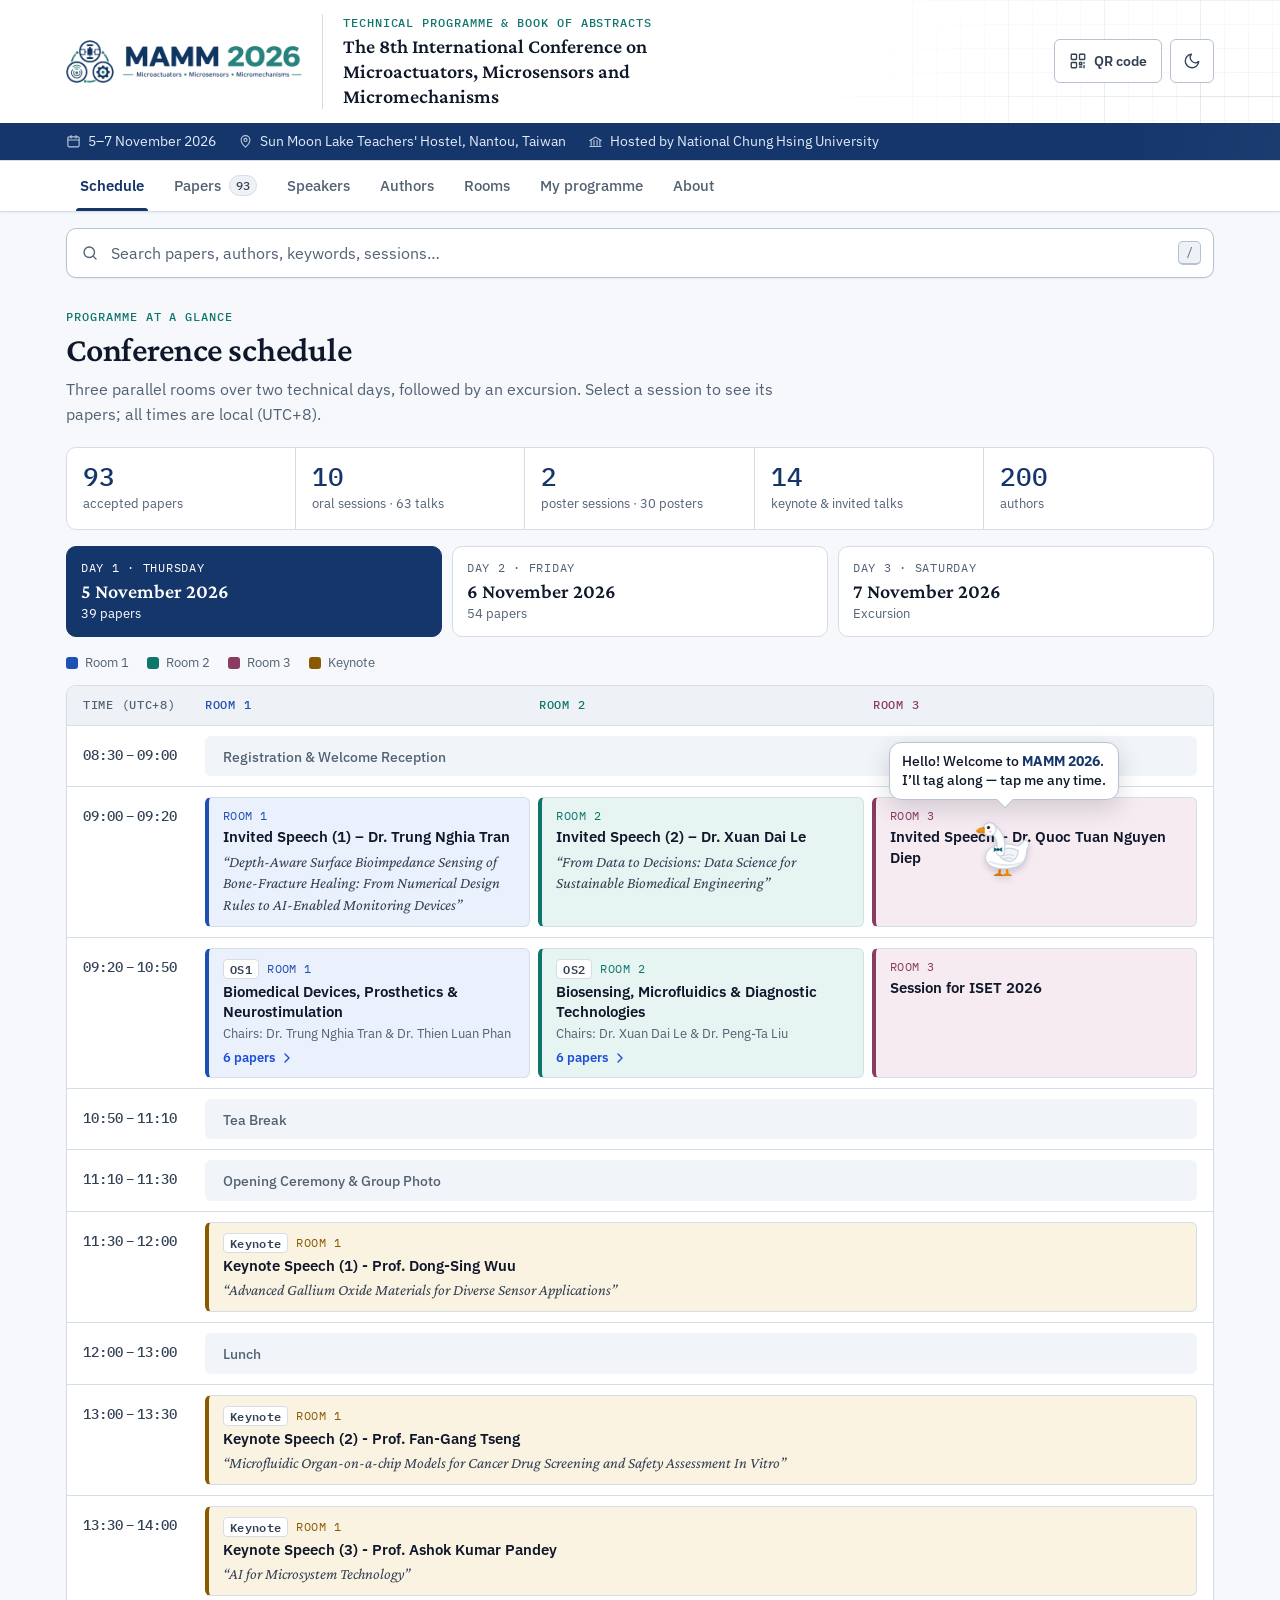
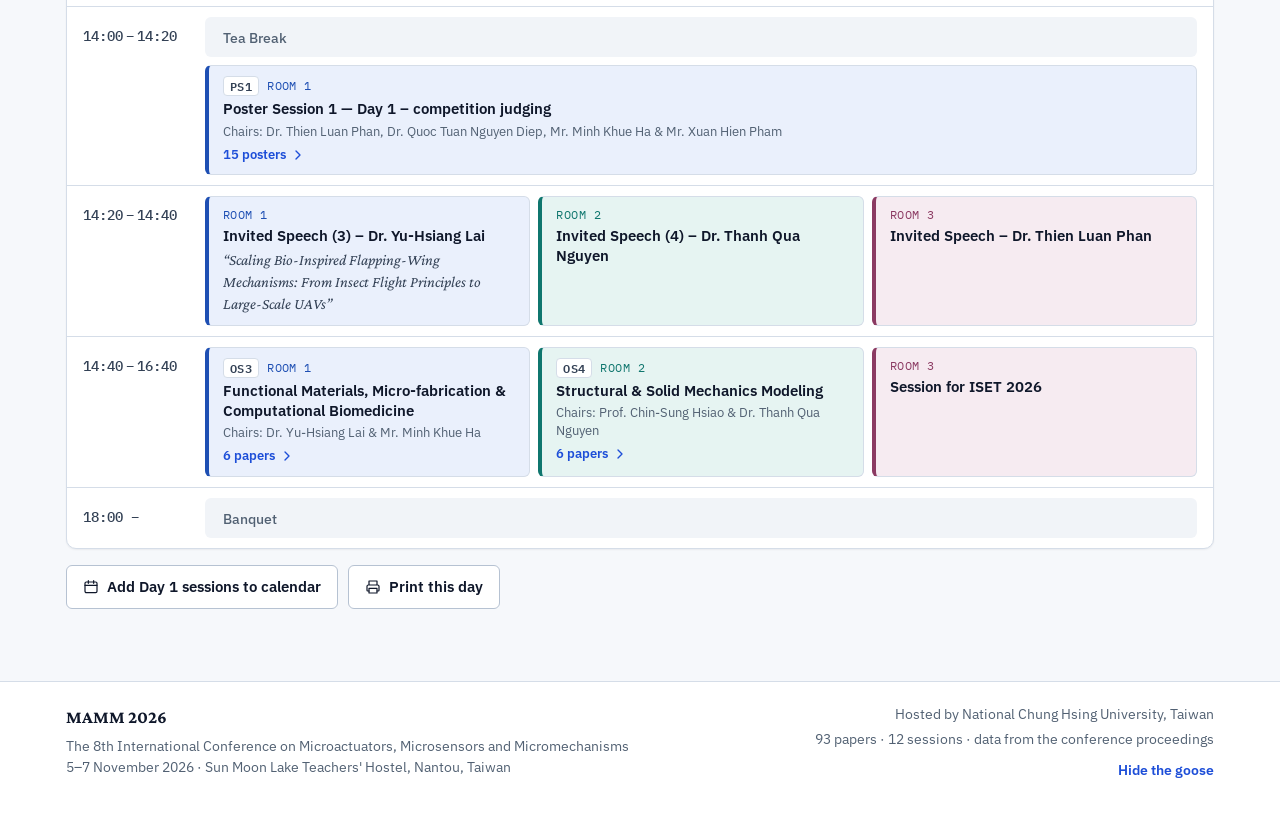
<file: index.html>
<!doctype html>
<html lang="en" data-theme="light">
<head>
<meta charset="utf-8">
<meta name="viewport" content="width=device-width,initial-scale=1,viewport-fit=cover">
<title>MAMM 2026 — Technical Programme</title>
<meta name="description" content="Technical programme of MAMM 2026, the 8th International Conference on Microactuators, Microsensors and Micromechanisms. 5–7 November 2026, Sun Moon Lake Teachers' Hostel, Nantou, Taiwan. Search papers, authors, sessions, rooms and keynote talks.">
<meta name="theme-color" content="#14366b" media="(prefers-color-scheme: light)">
<meta name="theme-color" content="#0b1424" media="(prefers-color-scheme: dark)">
<meta property="og:title" content="MAMM 2026 — Technical Programme">
<meta property="og:description" content="8th International Conference on Microactuators, Microsensors and Micromechanisms · 5–7 November 2026 · Sun Moon Lake, Taiwan">
<meta property="og:type" content="website">
<meta property="og:image" content="assets/logo.png">
<link rel="icon" type="image/png" href="assets/favicon.png">
<link rel="apple-touch-icon" href="assets/logo-mark.png">
<link rel="preconnect" href="https://fonts.googleapis.com">
<link rel="preconnect" href="https://fonts.gstatic.com" crossorigin>
<link rel="stylesheet" href="https://fonts.googleapis.com/css2?family=Crimson+Pro:ital,wght@0,500;0,600;0,700;1,500&family=IBM+Plex+Mono:wght@400;500;600&family=IBM+Plex+Sans:ital,wght@0,400;0,500;0,600;0,700;1,400&display=swap">
<link rel="stylesheet" href="assets/style.css">
<script>
  /* apply the saved theme before first paint to avoid a flash */
  (function () {
    try {
      var t = JSON.parse(localStorage.getItem('mamm2026.theme'));
      if (!t && window.matchMedia && matchMedia('(prefers-color-scheme: dark)').matches) t = 'dark';
      if (t) document.documentElement.dataset.theme = t;
    } catch (e) {}
  })();
</script>
</head>
<body>
<a class="skip" href="#view">Skip to programme</a>

<header class="masthead">
  <div class="mh-deco" aria-hidden="true"></div>
  <div class="wrap masthead-row">
    <a class="brand" href="#/schedule" aria-label="MAMM 2026 — programme home">
      <img class="brand-logo logo-light" src="assets/logo-h.png" width="552" height="100"
           alt="MAMM 2026 — Microactuators, Microsensors, Micromechanisms">
      <img class="brand-logo logo-dark" src="assets/logo-h-dark.png" width="552" height="100" alt="" aria-hidden="true">
    </a>
    <div class="masthead-title">
      <p class="eyebrow">Technical Programme &amp; Book of Abstracts</p>
      <p class="conf-name">The 8th International Conference on Microactuators, Microsensors and Micromechanisms</p>
    </div>
    <div class="masthead-actions">
      <button class="icon-btn" id="btn-qr" type="button" aria-label="Show a QR code for this page">
        <svg aria-hidden="true" width="18" height="18" viewBox="0 0 24 24" fill="none" stroke="currentColor" stroke-width="1.8" stroke-linecap="round" stroke-linejoin="round"><rect x="3" y="3" width="7" height="7" rx="1"/><rect x="14" y="3" width="7" height="7" rx="1"/><rect x="3" y="14" width="7" height="7" rx="1"/><path d="M14 14h3v3h-3zM20 14v1M14 20h3M20 18v3"/></svg>
        <span>QR code</span>
      </button>
      <button class="icon-btn icon-only" id="btn-theme" type="button" aria-label="Switch between light and dark theme">
        <svg class="i-moon" aria-hidden="true" width="18" height="18" viewBox="0 0 24 24" fill="none" stroke="currentColor" stroke-width="1.8" stroke-linecap="round" stroke-linejoin="round"><path d="M21 12.8A9 9 0 1 1 11.2 3a7 7 0 0 0 9.8 9.8z"/></svg>
        <svg class="i-sun" aria-hidden="true" width="18" height="18" viewBox="0 0 24 24" fill="none" stroke="currentColor" stroke-width="1.8" stroke-linecap="round"><circle cx="12" cy="12" r="4"/><path d="M12 2v2M12 20v2M4.9 4.9l1.4 1.4M17.7 17.7l1.4 1.4M2 12h2M20 12h2M4.9 19.1l1.4-1.4M17.7 6.3l1.4-1.4"/></svg>
      </button>
    </div>
  </div>
  <div class="facts-bar">
    <div class="wrap facts-row">
      <span class="fact-item">
        <svg aria-hidden="true" width="15" height="15" viewBox="0 0 24 24" fill="none" stroke="currentColor" stroke-width="1.8" stroke-linecap="round" stroke-linejoin="round"><rect x="3" y="4.5" width="18" height="16" rx="2"/><path d="M3 9.5h18M8 2.5v4M16 2.5v4"/></svg>
        5–7 November 2026
      </span>
      <span class="fact-item">
        <svg aria-hidden="true" width="15" height="15" viewBox="0 0 24 24" fill="none" stroke="currentColor" stroke-width="1.8" stroke-linecap="round" stroke-linejoin="round"><path d="M12 21s-7-6.2-7-11.5a7 7 0 0 1 14 0C19 14.8 12 21 12 21z"/><circle cx="12" cy="9.5" r="2.5"/></svg>
        Sun Moon Lake Teachers' Hostel, Nantou, Taiwan
      </span>
      <span class="fact-item">
        <svg aria-hidden="true" width="15" height="15" viewBox="0 0 24 24" fill="none" stroke="currentColor" stroke-width="1.8" stroke-linecap="round" stroke-linejoin="round"><path d="M3 10.5 12 5l9 5.5M5 10v8M19 10v8M9.5 10v8M14.5 10v8M3 20h18"/></svg>
        Hosted by National Chung Hsing University
      </span>
      <span class="fact-item countdown" id="countdown" aria-live="polite"></span>
    </div>
  </div>
</header>

<nav class="tabs" aria-label="Programme sections">
  <div class="wrap tabs-row" id="tabs" role="tablist"></div>
</nav>

<div class="searchbar" id="searchbar">
  <div class="wrap search-row">
    <label class="search-field" for="q">
      <span class="sr-only">Search the programme</span>
      <svg aria-hidden="true" width="18" height="18" viewBox="0 0 24 24" fill="none" stroke="currentColor" stroke-width="1.8" stroke-linecap="round"><circle cx="11" cy="11" r="7"/><path d="m20 20-3.5-3.5"/></svg>
      <input id="q" type="search" autocomplete="off" spellcheck="false" placeholder="Search papers, authors, keywords, sessions…">
      <button class="clear-btn" id="q-clear" type="button" hidden aria-label="Clear search">
        <svg aria-hidden="true" width="16" height="16" viewBox="0 0 24 24" fill="none" stroke="currentColor" stroke-width="2" stroke-linecap="round"><path d="M18 6 6 18M6 6l12 12"/></svg>
      </button>
      <kbd class="kbd" aria-hidden="true">/</kbd>
    </label>
  </div>
</div>

<div class="read-progress" id="read-progress" hidden aria-hidden="true"></div>

<main id="main" tabindex="-1"><div class="wrap" id="view" tabindex="-1">
  <div class="skeleton" role="status" aria-label="Loading programme">
    <span class="sk sk-h"></span><span class="sk sk-p"></span>
    <span class="sk sk-card"></span><span class="sk sk-card"></span><span class="sk sk-card"></span>
  </div>
</div></main>

<button class="to-top" id="to-top" type="button" aria-label="Back to top">
  <svg aria-hidden="true" width="20" height="20" viewBox="0 0 24 24" fill="none" stroke="currentColor" stroke-width="2" stroke-linecap="round" stroke-linejoin="round"><path d="m18 15-6-6-6 6"/></svg>
</button>

<footer class="site-footer">
  <div class="wrap footer-grid">
    <div>
      <p class="footer-name">MAMM 2026</p>
      <p>The 8th International Conference on Microactuators, Microsensors and Micromechanisms<br>
         5–7 November 2026 · Sun Moon Lake Teachers' Hostel, Nantou, Taiwan</p>
    </div>
    <div class="footer-meta">
      <p>Hosted by National Chung Hsing University, Taiwan</p>
      <p id="foot-note"></p>
      <p><button class="link-btn goose-toggle" id="goose-toggle" type="button" aria-pressed="true">Hide the goose</button></p>
    </div>
  </div>
</footer>

<div class="modal-backdrop" id="modal" role="dialog" aria-modal="true" aria-labelledby="modal-title" hidden>
  <div class="modal">
    <h2 id="modal-title">Scan to open</h2>
    <p class="modal-sub">Point a phone camera at the code to open this page.</p>
    <div class="qr-box" id="qr-target"></div>
    <p class="modal-url" id="modal-url"></p>
    <div class="modal-actions">
      <button class="btn" id="qr-copy" type="button">Copy link</button>
      <button class="btn primary" id="qr-close" type="button">Close</button>
    </div>
  </div>
</div>

<script src="assets/qrcode.js"></script>
<script src="assets/app.js"></script>
<script src="assets/goose.js" defer></script>
</body>
</html>
</file>
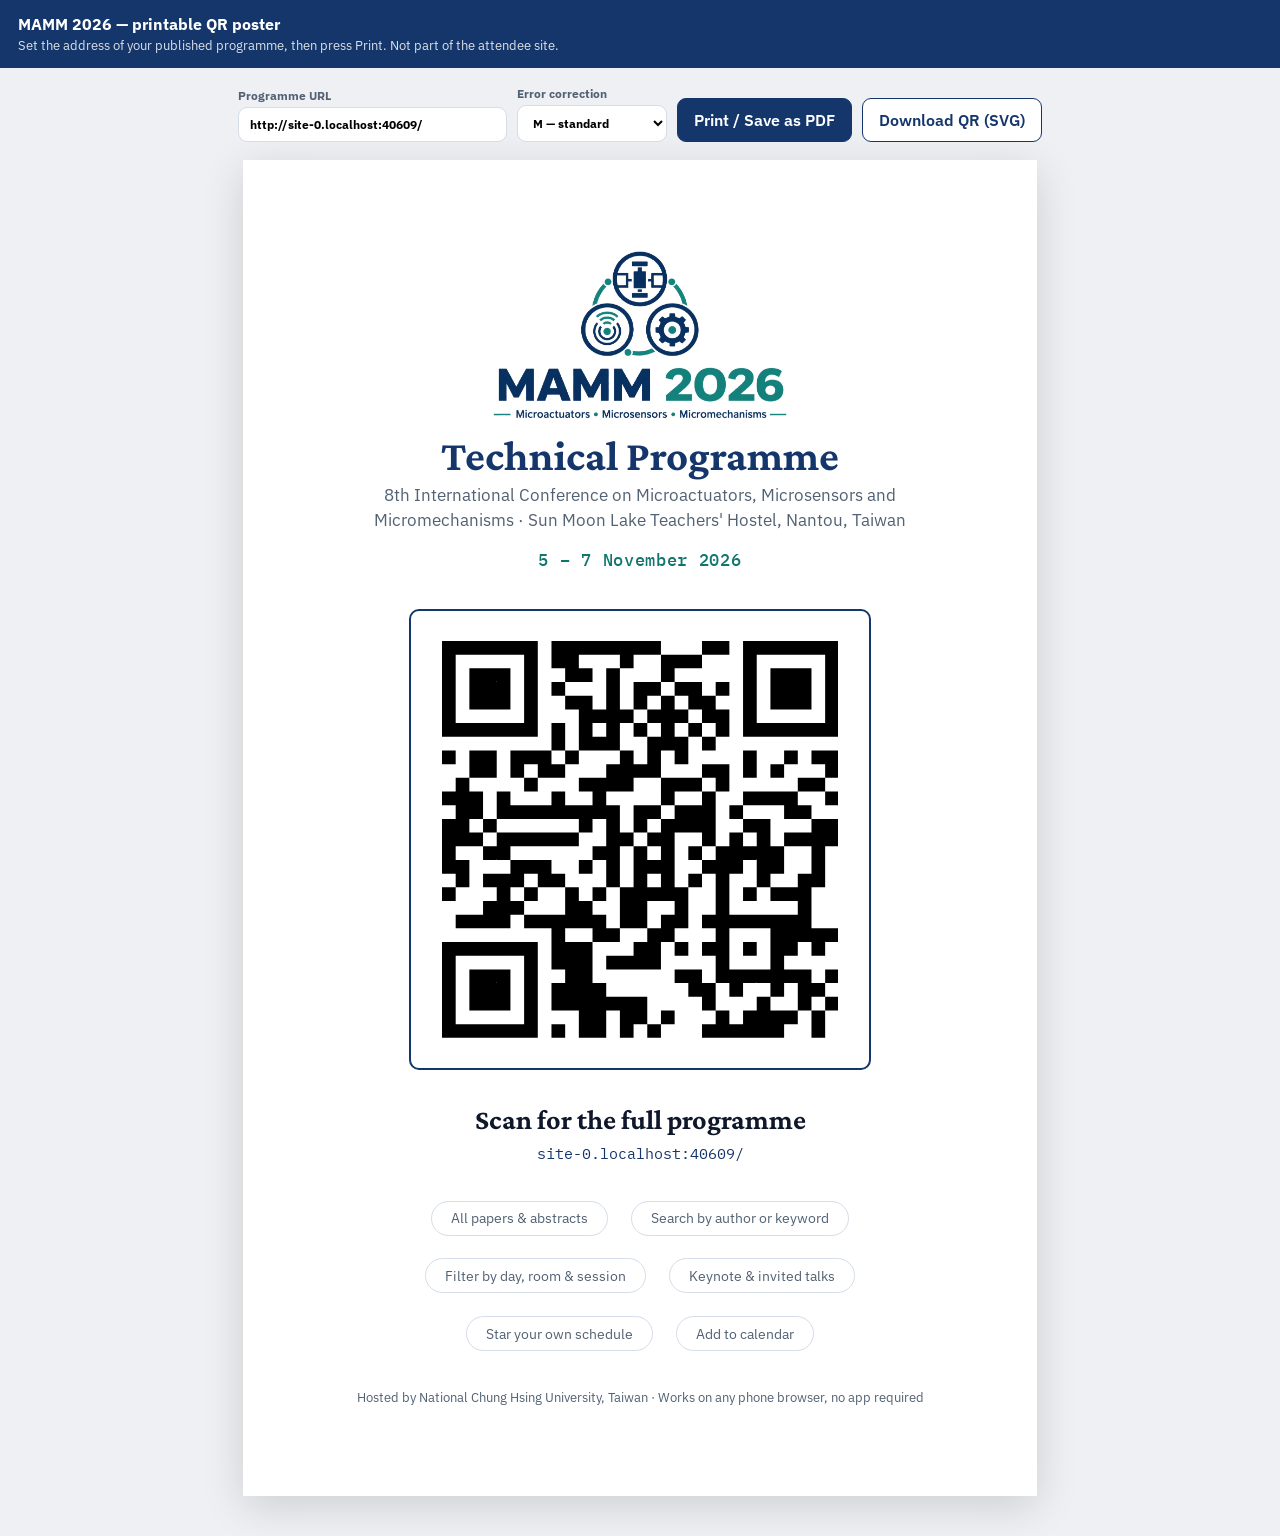
<file: qr.html>
<!doctype html>
<html lang="en">
<head>
<meta charset="utf-8">
<meta name="viewport" content="width=device-width,initial-scale=1">
<title>MAMM 2026 — QR poster</title>
<link rel="icon" type="image/png" href="assets/favicon.png">
<link rel="preconnect" href="https://fonts.googleapis.com">
<link rel="preconnect" href="https://fonts.gstatic.com" crossorigin>
<link rel="stylesheet" href="https://fonts.googleapis.com/css2?family=Crimson+Pro:wght@600;700&family=IBM+Plex+Mono:wght@500&family=IBM+Plex+Sans:wght@400;600;700&display=swap">
<style>
  :root{--brand:#14366b;--teal:#0f766e;--ink:#0f172a;--muted:#526173;--border:#d5dde8}
  *{box-sizing:border-box}
  body{margin:0;background:#eef0f3;color:var(--ink);
       font-family:"IBM Plex Sans",-apple-system,BlinkMacSystemFont,"Segoe UI",Roboto,Arial,sans-serif}
  .bar{background:var(--brand);color:#fff;padding:14px 18px}
  .bar h1{margin:0;font-size:16px;font-weight:700}
  .bar p{margin:3px 0 0;font-size:13px;opacity:.85}
  .controls{max-width:840px;margin:18px auto;padding:0 18px;display:flex;gap:10px;flex-wrap:wrap;align-items:flex-end}
  label{font-size:12px;font-weight:700;color:var(--muted);display:flex;flex-direction:column;gap:4px;flex:1;min-width:260px}
  input,select{font:inherit;padding:9px 11px;border:1px solid var(--border);border-radius:9px;background:#fff}
  button{font:inherit;font-weight:600;min-height:44px;padding:9px 16px;border-radius:9px;border:1px solid var(--brand);
         background:var(--brand);color:#fff;cursor:pointer}
  button.ghost{background:#fff;color:var(--brand)}
  .sheet{
    width:210mm;min-height:297mm;margin:18px auto 40px;background:#fff;padding:24mm 20mm;
    box-shadow:0 10px 40px rgba(0,0,0,.14);display:flex;flex-direction:column;align-items:center;text-align:center;
  }
  .sheet-logo{width:78mm;max-width:100%;height:auto;margin-bottom:4mm}
  .sheet h2{font-family:"Crimson Pro",Georgia,serif;font-weight:700;font-size:32pt;line-height:1.05;margin:0 0 4px;color:var(--brand)}
  .sheet .sub{font-size:12.5pt;color:var(--muted);max-width:150mm;line-height:1.5;margin:0 0 4mm}
  .sheet .when{font-family:"IBM Plex Mono",monospace;font-size:13pt;font-weight:500;letter-spacing:.04em;margin:0 0 10mm;color:var(--teal)}
  .qr{border:2px solid var(--brand);border-radius:10px;padding:8mm;line-height:0}
  .qr svg{width:105mm;height:105mm;display:block}
  .cta{font-family:"Crimson Pro",Georgia,serif;font-size:21pt;font-weight:700;margin:9mm 0 2mm;color:var(--ink)}
  .url{font-family:"IBM Plex Mono",ui-monospace,Menlo,Consolas,monospace;font-size:11.5pt;color:var(--brand);word-break:break-all;max-width:150mm}
  .feat{display:flex;gap:6mm;flex-wrap:wrap;justify-content:center;margin-top:10mm;max-width:160mm}
  .feat span{border:1px solid var(--border);border-radius:30px;padding:2mm 5mm;font-size:10.5pt;color:var(--muted)}
  .foot{margin-top:auto;padding-top:10mm;font-size:9.5pt;color:var(--muted)}
  @media print{
    body{background:#fff}
    .bar,.controls{display:none}
    .sheet{box-shadow:none;margin:0;width:auto;min-height:auto;padding:14mm}
    @page{size:A4;margin:8mm}
  }
</style>
</head>
<body>
<div class="bar">
  <h1>MAMM 2026 — printable QR poster</h1>
  <p>Set the address of your published programme, then press Print. Not part of the attendee site.</p>
</div>

<div class="controls">
  <label>Programme URL
    <input id="url" type="url" placeholder="https://your-account.github.io/mamm2026/">
  </label>
  <label style="flex:0 0 150px;min-width:0">Error correction
    <select id="ec"><option value="M" selected>M — standard</option><option value="Q">Q — robust</option><option value="H">H — very robust</option></select>
  </label>
  <button onclick="window.print()">Print / Save as PDF</button>
  <button class="ghost" id="dl">Download QR (SVG)</button>
</div>

<div class="sheet">
  <img class="sheet-logo" src="assets/logo.png" alt="MAMM 2026">
  <h2>Technical Programme</h2>
  <p class="sub">8th International Conference on Microactuators, Microsensors and Micromechanisms · Sun Moon Lake Teachers' Hostel, Nantou, Taiwan</p>
  <p class="when">5 – 7 November 2026</p>
  <div class="qr" id="qr"></div>
  <div class="cta">Scan for the full programme</div>
  <div class="url" id="urlout"></div>
  <div class="feat">
    <span>All papers &amp; abstracts</span><span>Search by author or keyword</span>
    <span>Filter by day, room &amp; session</span><span>Keynote &amp; invited talks</span><span>Star your own schedule</span><span>Add to calendar</span>
  </div>
  <div class="foot">Hosted by National Chung Hsing University, Taiwan · Works on any phone browser, no app required</div>
</div>

<script src="assets/qrcode.js"></script>
<script>
(function(){
  var input=document.getElementById('url'), out=document.getElementById('urlout'),
      box=document.getElementById('qr'), ec=document.getElementById('ec');
  var guess=location.href.replace(/qr\.html.*$/,'');
  if(/^file:/.test(location.protocol)) guess='https://your-account.github.io/mamm2026/';
  input.value=localStorage.getItem('mamm2026.posterUrl')||guess;
  function draw(){
    var u=input.value.trim()||guess;
    localStorage.setItem('mamm2026.posterUrl',u);
    out.textContent=u.replace(/^https?:\/\//,'');
    var q=qrcode(0,ec.value); q.addData(u); q.make();
    box.innerHTML=q.createSvgTag({cellSize:8,margin:0,scalable:true});
  }
  input.addEventListener('input',draw); ec.addEventListener('change',draw);
  document.getElementById('dl').addEventListener('click',function(){
    var svg=box.querySelector('svg').outerHTML;
    var a=document.createElement('a');
    a.href=URL.createObjectURL(new Blob([svg],{type:'image/svg+xml'}));
    a.download='mamm2026-qr.svg'; a.click();
  });
  draw();
})();
</script>
</body>
</html>
</file>
<file: assets/style.css>
/* MAMM 2026 — technical programme
   Design system: academic navy + teal (from the MAMM logo), gold for keynotes,
   one colour per room. Crimson Pro for headings, IBM Plex Sans for text,
   IBM Plex Mono for IDs, times and other tabular data. */

/* ------------------------------------------------------------------ tokens */
:root {
  --font-serif: "Crimson Pro", "Source Serif Pro", Georgia, "Times New Roman", serif;
  --font-sans: "IBM Plex Sans", -apple-system, BlinkMacSystemFont, "Segoe UI", Roboto, "Helvetica Neue", Arial, "Noto Sans TC", sans-serif;
  --font-mono: "IBM Plex Mono", ui-monospace, "SFMono-Regular", Menlo, Consolas, monospace;

  --navy: #14366b;
  --navy-deep: #0d2549;
  --teal: #0f766e;
  --gold: #a16207;

  --bg: #f6f8fb;
  --surface: #ffffff;
  --surface-2: #eef2f7;
  --surface-3: #e3e9f1;
  --ink: #0f172a;
  --ink-2: #334155;
  --muted: #526173;
  --border: #d5dde8;
  --border-strong: #b6c2d2;

  --primary: #14366b;
  --on-primary: #ffffff;
  --link: #1d4ed8;
  --accent: var(--teal);
  --ring: #2563eb;

  --r1: #1e4fb3;   --r1-bg: #eaf0fc;
  --r2: #0f766e;   --r2-bg: #e6f4f2;
  --r3: #8b3a62;   --r3-bg: #f6ebf1;
  --key: #8a5a00;  --key-bg: #fbf3e2;
  --oral: #1e4fb3; --oral-bg: #eaf0fc;
  --poster: #0f766e; --poster-bg: #e6f4f2;
  --brk-bg: #f1f4f8;

  --mark: #fde68a;
  --shadow-sm: 0 1px 2px rgba(15, 23, 42, .06);
  --shadow: 0 1px 2px rgba(15, 23, 42, .05), 0 4px 16px rgba(15, 23, 42, .06);
  --shadow-lg: 0 24px 60px rgba(15, 23, 42, .25);
  --radius: 10px;
  --radius-sm: 6px;
  --gutter: 16px;
  --maxw: 1180px;
  --ease: cubic-bezier(.2, .7, .2, 1);
}

:root[data-theme="dark"] {
  --bg: #0b1220;
  --surface: #111a2c;
  --surface-2: #17233a;
  --surface-3: #1d2b45;
  --ink: #e6ecf5;
  --ink-2: #c4cfdf;
  --muted: #94a3b8;
  --border: #24324c;
  --border-strong: #33456a;

  --primary: #8fb3f5;
  --on-primary: #0b1220;
  --link: #93b4ff;
  --accent: #5eead4;
  --ring: #93b4ff;

  --r1: #8fb3f5;   --r1-bg: #15264a;
  --r2: #5fd3c4;   --r2-bg: #0f2e33;
  --r3: #e7a3c6;   --r3-bg: #33192a;
  --key: #f2c467;  --key-bg: #2f2410;
  --oral: #8fb3f5; --oral-bg: #15264a;
  --poster: #5fd3c4; --poster-bg: #0f2e33;
  --brk-bg: #142036;

  --mark: #6b5310;
  --shadow-sm: 0 1px 2px rgba(0, 0, 0, .4);
  --shadow: 0 1px 2px rgba(0, 0, 0, .35), 0 6px 20px rgba(0, 0, 0, .25);
  --shadow-lg: 0 24px 60px rgba(0, 0, 0, .6);
}

/* ------------------------------------------------------------------- base */
*, *::before, *::after { box-sizing: border-box; }
html { -webkit-text-size-adjust: 100%; scroll-padding-top: 120px; }
body {
  margin: 0;
  background: var(--bg);
  color: var(--ink);
  font-family: var(--font-sans);
  font-size: 16px;
  line-height: 1.55;
  -webkit-font-smoothing: antialiased;
  text-rendering: optimizeLegibility;
}
img { max-width: 100%; height: auto; }
a { color: var(--link); text-underline-offset: 2px; }
a:hover { text-decoration-thickness: 2px; }
button, input, select { font: inherit; color: inherit; }
button { cursor: pointer; }
h1, h2, h3 { font-family: var(--font-serif); font-weight: 600; letter-spacing: -.005em; line-height: 1.2; color: var(--ink); }
:focus-visible { outline: 2px solid var(--ring); outline-offset: 2px; border-radius: 4px; }
mark { background: var(--mark); color: inherit; padding: 0 1px; border-radius: 2px; }
[hidden] { display: none !important; }
.sr-only { position: absolute; width: 1px; height: 1px; overflow: hidden; clip: rect(0 0 0 0); white-space: nowrap; }
.skip { position: absolute; left: 8px; top: -60px; z-index: 100; background: var(--primary); color: var(--on-primary);
        padding: 10px 14px; border-radius: var(--radius-sm); font-weight: 600; text-decoration: none; }
.skip:focus { top: 8px; }
.wrap { max-width: var(--maxw); margin: 0 auto; padding: 0 var(--gutter); }
.mono, .num { font-family: var(--font-mono); font-feature-settings: "tnum" 1; }

/* --------------------------------------------------------------- masthead */
.masthead { background: var(--surface); border-bottom: 1px solid var(--border); }
.masthead-row { display: flex; align-items: center; gap: 20px; padding-top: 14px; padding-bottom: 14px; }
.brand { display: block; flex: 0 0 auto; line-height: 0; border-radius: 6px; }
.brand-logo { width: 236px; height: auto; }
.logo-dark { display: none; }
:root[data-theme="dark"] .logo-light { display: none; }
:root[data-theme="dark"] .logo-dark { display: block; }
.masthead-title { flex: 1 1 auto; min-width: 0; border-left: 1px solid var(--border); padding-left: 20px; }
.eyebrow { margin: 0 0 2px; font-family: var(--font-mono); font-size: 11.5px; font-weight: 500; letter-spacing: .08em;
           text-transform: uppercase; color: var(--accent); }
.conf-name { margin: 0; font-family: var(--font-serif); font-size: 20px; font-weight: 600; line-height: 1.25; color: var(--ink); max-width: 34ch; }
.masthead-actions { display: flex; gap: 8px; flex: 0 0 auto; }

.icon-btn {
  display: inline-flex; align-items: center; justify-content: center; gap: 7px;
  min-height: 44px; min-width: 44px; padding: 0 14px;
  background: var(--surface); border: 1px solid var(--border-strong); border-radius: var(--radius-sm);
  font-size: 14px; font-weight: 600; color: var(--ink-2);
  transition: background-color .18s var(--ease), border-color .18s var(--ease), color .18s var(--ease);
}
.icon-btn:hover { background: var(--surface-2); color: var(--ink); border-color: var(--primary); }
.icon-btn.icon-only { padding: 0; width: 44px; }
.i-sun { display: none; }
:root[data-theme="dark"] .i-sun { display: block; }
:root[data-theme="dark"] .i-moon { display: none; }

.facts-bar { background: var(--navy); color: #e3ebf8; }
:root[data-theme="dark"] .facts-bar { background: #0d1a33; border-top: 1px solid var(--border); }
.facts-row { display: flex; flex-wrap: wrap; align-items: center; gap: 6px 22px; padding-top: 8px; padding-bottom: 8px; font-size: 13.5px; }
.fact-item { display: inline-flex; align-items: center; gap: 7px; white-space: nowrap; }
.fact-item svg { opacity: .8; flex: 0 0 auto; }
.countdown { margin-left: auto; font-family: var(--font-mono); font-size: 12.5px; letter-spacing: .02em;
             background: rgba(255, 255, 255, .12); padding: 2px 10px; border-radius: 999px; }
.countdown:empty { display: none; }

/* -------------------------------------------------------------------- tabs */
.tabs { position: sticky; top: 0; z-index: 30; background: var(--surface); border-bottom: 1px solid var(--border);
        box-shadow: var(--shadow-sm); }
.tabs-row { display: flex; gap: 2px; overflow-x: auto; scrollbar-width: none; -webkit-overflow-scrolling: touch; }
.tabs-row::-webkit-scrollbar { display: none; }
.tab {
  position: relative; flex: 0 0 auto; display: inline-flex; align-items: center; gap: 8px;
  min-height: 50px; padding: 0 14px; background: none; border: 0;
  font-size: 15px; font-weight: 500; color: var(--muted); white-space: nowrap;
  transition: color .18s var(--ease);
}
.tab::after { content: ""; position: absolute; left: 10px; right: 10px; bottom: 0; height: 3px; border-radius: 3px 3px 0 0;
              background: transparent; transition: background-color .18s var(--ease); }
.tab:hover { color: var(--ink); }
.tab[aria-selected="true"] { color: var(--primary); font-weight: 600; }
.tab[aria-selected="true"]::after { background: var(--primary); }
.badge { font-family: var(--font-mono); font-size: 11.5px; font-weight: 500; line-height: 1; padding: 4px 6px; border-radius: 999px;
         background: var(--surface-2); color: var(--ink-2); border: 1px solid var(--border); }
.tab[aria-selected="true"] .badge { background: var(--primary); color: var(--on-primary); border-color: transparent; }

/* ------------------------------------------------------------------ search */
.searchbar { padding: 16px 0 0; }
.search-row { display: block; }
.search-field {
  display: flex; align-items: center; gap: 10px; min-height: 50px; padding: 0 12px 0 14px;
  background: var(--surface); border: 1px solid var(--border-strong); border-radius: var(--radius);
  color: var(--muted); box-shadow: var(--shadow-sm);
  transition: border-color .18s var(--ease), box-shadow .18s var(--ease);
}
.search-field:focus-within { border-color: var(--ring); box-shadow: 0 0 0 3px color-mix(in srgb, var(--ring) 22%, transparent); }
.search-field input { flex: 1; min-width: 0; height: 48px; border: 0; outline: 0; background: transparent; font-size: 16px; color: var(--ink); }
.search-field input::placeholder { color: var(--muted); }
.search-field input::-webkit-search-cancel-button { display: none; }
.clear-btn { display: inline-flex; align-items: center; justify-content: center; width: 36px; height: 36px; border: 0;
             background: var(--surface-2); color: var(--ink-2); border-radius: 50%; }
.clear-btn:hover { background: var(--surface-3); }
.kbd { font-family: var(--font-mono); font-size: 12px; padding: 1px 7px; border: 1px solid var(--border-strong);
       border-bottom-width: 2px; border-radius: 5px; color: var(--muted); background: var(--surface-2); }

/* -------------------------------------------------------------------- main */
main { padding: 8px 0 56px; min-height: 60vh; }
#view:focus { outline: none; }
.loading { padding: 64px 0; text-align: center; color: var(--muted); }

.page-head { margin: 22px 0 16px; }
.page-head .kicker { margin: 0 0 4px; font-family: var(--font-mono); font-size: 12px; letter-spacing: .08em; text-transform: uppercase; color: var(--accent); font-weight: 500; }
.page-head h1 { margin: 0 0 6px; font-size: clamp(26px, 3.2vw, 34px); }
.page-head p { margin: 0; color: var(--muted); max-width: 75ch; }

.card { background: var(--surface); border: 1px solid var(--border); border-radius: var(--radius); box-shadow: var(--shadow-sm); overflow: clip; }
.card + .card { margin-top: 16px; }
.card-head { display: flex; align-items: center; justify-content: space-between; gap: 10px; padding: 12px 16px;
             border-bottom: 1px solid var(--border); background: var(--surface-2); }
.card-head h2, .card-head h3 { margin: 0; font-size: 19px; }

.btn {
  display: inline-flex; align-items: center; justify-content: center; gap: 8px;
  min-height: 44px; padding: 0 16px; border-radius: var(--radius-sm);
  border: 1px solid var(--border-strong); background: var(--surface); color: var(--ink);
  font-size: 14.5px; font-weight: 600; text-decoration: none;
  transition: background-color .18s var(--ease), border-color .18s var(--ease);
}
.btn:hover { background: var(--surface-2); border-color: var(--primary); }
.btn.primary { background: var(--primary); border-color: var(--primary); color: var(--on-primary); }
.btn.primary:hover { filter: brightness(1.08); }
.btn svg { flex: 0 0 auto; }
.link-btn { background: none; border: 0; color: var(--link); font-weight: 600; font-size: 14px; min-height: 44px; padding: 0 6px; }
.link-btn:hover { text-decoration: underline; }
.actions { display: flex; flex-wrap: wrap; gap: 10px; margin: 16px 0; }

/* -------------------------------------------------------------- overview */
.overview { display: grid; grid-template-columns: repeat(5, minmax(0, 1fr)); gap: 0; margin: 20px 0 6px;
            background: var(--surface); border: 1px solid var(--border); border-radius: var(--radius); overflow: hidden; }
.ov { padding: 14px 16px; border-right: 1px solid var(--border); }
.ov:last-child { border-right: 0; }
.ov b { display: block; font-family: var(--font-mono); font-size: 26px; font-weight: 500; line-height: 1.1; color: var(--primary); }
.ov span { font-size: 13px; color: var(--muted); }

/* ------------------------------------------------------------- day picker */
.day-strip { display: grid; grid-template-columns: repeat(3, minmax(0, 1fr)); gap: 10px; margin: 16px 0; }
.day-btn {
  display: flex; flex-direction: column; align-items: flex-start; gap: 1px; text-align: left;
  padding: 12px 14px; min-height: 44px; background: var(--surface); border: 1px solid var(--border);
  border-radius: var(--radius); transition: border-color .18s var(--ease), background-color .18s var(--ease);
}
.day-btn:hover { border-color: var(--primary); }
.day-btn .d1 { font-family: var(--font-mono); font-size: 12px; letter-spacing: .06em; text-transform: uppercase; color: var(--muted); }
.day-btn .d2 { font-family: var(--font-serif); font-size: 20px; font-weight: 600; color: var(--ink); line-height: 1.2; }
.day-btn .d3 { font-size: 13px; color: var(--muted); }
.day-btn .short { display: none; }
.day-btn[aria-pressed="true"] { background: var(--primary); border-color: var(--primary); }
.day-btn[aria-pressed="true"] .d1, .day-btn[aria-pressed="true"] .d2, .day-btn[aria-pressed="true"] .d3 { color: var(--on-primary); }

/* ------------------------------------------------------------- timetable */
.legend { display: flex; flex-wrap: wrap; gap: 8px 18px; margin: 0 0 12px; font-size: 13px; color: var(--muted); }
.legend span { display: inline-flex; align-items: center; gap: 7px; }
.legend i { width: 12px; height: 12px; border-radius: 3px; display: inline-block; }
.lg-r1 { background: var(--r1); } .lg-r2 { background: var(--r2); } .lg-r3 { background: var(--r3); } .lg-key { background: var(--key); }

.tt-head { display: grid; grid-template-columns: 112px repeat(3, minmax(0, 1fr)); gap: 10px; padding: 10px 16px;
           border-bottom: 1px solid var(--border); background: var(--surface-2); position: sticky; top: 51px; z-index: 5; }
.tt-head span { font-family: var(--font-mono); font-size: 12px; font-weight: 500; letter-spacing: .06em; text-transform: uppercase; color: var(--muted); }
.tt-head span.h1 { color: var(--r1); } .tt-head span.h2 { color: var(--r2); } .tt-head span.h3 { color: var(--r3); }

.slot { display: grid; grid-template-columns: 112px minmax(0, 1fr); gap: 10px; padding: 10px 16px; border-bottom: 1px solid var(--border); }
.slot:last-child { border-bottom: 0; }
.slot-time { font-family: var(--font-mono); font-size: 13.5px; font-weight: 500; color: var(--ink-2); padding-top: 9px; white-space: pre-line; font-feature-settings: "tnum" 1; }
.slot-items { display: grid; gap: 8px; grid-template-columns: minmax(0, 1fr); }
.slot-items.tracks { grid-template-columns: repeat(3, minmax(0, 1fr)); }
.slot-items.tracks .c1 { grid-column: 1; } .slot-items.tracks .c2 { grid-column: 2; } .slot-items.tracks .c3 { grid-column: 3; }

.ev {
  position: relative; display: flex; flex-direction: column; gap: 3px; width: 100%; text-align: left;
  padding: 10px 12px 10px 14px; border-radius: var(--radius-sm);
  background: var(--surface); border: 1px solid var(--border); border-left: 4px solid var(--border-strong);
  color: var(--ink); font-size: 14.5px; line-height: 1.4;
}
button.ev { transition: border-color .18s var(--ease), box-shadow .18s var(--ease), transform .18s var(--ease); }
button.ev:hover { box-shadow: var(--shadow); border-color: var(--border-strong); }
.ev.r1 { border-left-color: var(--r1); background: var(--r1-bg); }
.ev.r2 { border-left-color: var(--r2); background: var(--r2-bg); }
.ev.r3 { border-left-color: var(--r3); background: var(--r3-bg); }
.ev.key { border-left-color: var(--key); background: var(--key-bg); }
.ev.brk { background: var(--brk-bg); border-color: transparent; border-left-color: transparent; color: var(--muted); padding-top: 8px; padding-bottom: 8px; }
.ev.brk .ev-title { font-weight: 500; font-size: 14px; }
.ev-top { display: flex; flex-wrap: wrap; align-items: center; gap: 6px 8px; }
.ev-code { font-family: var(--font-mono); font-size: 11.5px; font-weight: 600; letter-spacing: .03em; padding: 1px 6px; border-radius: 4px;
           background: var(--surface); border: 1px solid var(--border); color: var(--ink-2); }
.ev-room { font-family: var(--font-mono); font-size: 11.5px; letter-spacing: .04em; text-transform: uppercase; color: var(--muted); }
.ev.r1 .ev-room { color: var(--r1); } .ev.r2 .ev-room { color: var(--r2); } .ev.r3 .ev-room { color: var(--r3); } .ev.key .ev-room { color: var(--key); }
.ev-title { font-weight: 600; }
.ev-talk { font-family: var(--font-serif); font-style: italic; font-size: 15.5px; color: var(--ink-2); }
.ev-sub { font-size: 13px; color: var(--muted); }
.ev-count { display: inline-flex; align-items: center; gap: 4px; margin-top: 2px; font-size: 13px; font-weight: 600; color: var(--link); }
.slot-items.tracks .empty-cell { border: 1px dashed var(--border); border-radius: var(--radius-sm); }

/* --------------------------------------------------------------- filters */
.filters { display: grid; grid-template-columns: repeat(5, minmax(0, 1fr)) auto; gap: 10px; align-items: end; margin: 16px 0 10px; }
.filters label { display: flex; flex-direction: column; gap: 4px; font-size: 12px; font-weight: 600; letter-spacing: .04em; text-transform: uppercase; color: var(--muted); }
.filters select {
  min-height: 44px; padding: 0 34px 0 10px; border: 1px solid var(--border-strong); border-radius: var(--radius-sm);
  background: var(--surface) url("data:image/svg+xml,%3Csvg xmlns='http://www.w3.org/2000/svg' width='12' height='12' viewBox='0 0 24 24' fill='none' stroke='%23526173' stroke-width='2.4'%3E%3Cpath d='m6 9 6 6 6-6'/%3E%3C/svg%3E") no-repeat right 11px center;
  -webkit-appearance: none; appearance: none; font-size: 14.5px; font-weight: 400; letter-spacing: 0; text-transform: none; color: var(--ink);
}
.result-count { margin: 6px 0 10px; font-size: 14px; color: var(--muted); }
.result-count b { color: var(--ink); font-family: var(--font-mono); }
.chips { display: flex; flex-wrap: wrap; gap: 8px; margin: 12px 0 0; }
.chip { display: inline-flex; align-items: center; gap: 8px; min-height: 36px; padding: 0 12px; border-radius: 999px; font-size: 14px; font-weight: 600;
        background: var(--primary); color: var(--on-primary); border: 0; }

/* ------------------------------------------------------------ paper list */
.plist { list-style: none; margin: 0; padding: 0; }
.pitem { display: flex; align-items: stretch; border-bottom: 1px solid var(--border); }
.pitem:last-child { border-bottom: 0; }
.prow { flex: 1; min-width: 0; display: grid; grid-template-columns: 58px minmax(0, 1fr); gap: 14px; padding: 14px 6px 14px 16px;
        background: none; border: 0; text-align: left; transition: background-color .15s var(--ease); }
.prow:hover { background: var(--surface-2); }
.pid { display: inline-flex; align-items: center; justify-content: center; align-self: start; height: 30px; min-width: 52px; padding: 0 6px;
       font-family: var(--font-mono); font-size: 13px; font-weight: 600; border-radius: 5px;
       background: var(--surface-2); color: var(--ink-2); border: 1px solid var(--border); }
.pid.oral { background: var(--oral-bg); color: var(--oral); border-color: color-mix(in srgb, var(--oral) 30%, transparent); }
.pid.poster { background: var(--poster-bg); color: var(--poster); border-color: color-mix(in srgb, var(--poster) 30%, transparent); }
.pbody { display: flex; flex-direction: column; gap: 3px; min-width: 0; }
.ptitle { font-weight: 600; font-size: 15.5px; line-height: 1.4; color: var(--ink); }
.pauth { font-size: 14px; color: var(--ink-2); }
.pmeta { display: flex; flex-wrap: wrap; align-items: center; gap: 4px 12px; margin-top: 3px; font-size: 12.5px; color: var(--muted); }
.pmeta .sep { opacity: .5; }
.pmeta .mono { font-size: 12px; }
.tag { display: inline-flex; align-items: center; font-family: var(--font-mono); font-size: 11px; font-weight: 600; letter-spacing: .05em; text-transform: uppercase;
       padding: 2px 7px; border-radius: 4px; background: var(--surface-2); color: var(--ink-2); }
.tag.oral { background: var(--oral-bg); color: var(--oral); }
.tag.poster { background: var(--poster-bg); color: var(--poster); }
.tag.key { background: var(--key-bg); color: var(--key); }
.tag.prov { background: var(--key-bg); color: var(--key); text-transform: none; letter-spacing: 0; font-family: var(--font-sans); }

.star { flex: 0 0 auto; width: 52px; display: flex; align-items: flex-start; justify-content: center; padding-top: 14px;
        background: none; border: 0; color: var(--border-strong); transition: color .15s var(--ease); }
.star:hover { color: var(--gold); }
.star[aria-pressed="true"] { color: var(--gold); }
:root[data-theme="dark"] .star[aria-pressed="true"] { color: var(--key); }

.alpha-head { padding: 6px 16px; font-family: var(--font-serif); font-size: 18px; font-weight: 700; color: var(--primary);
              background: var(--surface-2); border-bottom: 1px solid var(--border); width: 100%; }
.pitem.alpha { border-bottom: 0; }
.letters { display: flex; flex-wrap: wrap; gap: 4px; margin: 0 0 12px; }
.letters a { display: inline-flex; align-items: center; justify-content: center; min-width: 32px; height: 32px; border-radius: 5px;
             font-family: var(--font-mono); font-size: 13px; font-weight: 600; text-decoration: none; color: var(--ink-2);
             background: var(--surface); border: 1px solid var(--border); }
.letters a:hover { border-color: var(--primary); color: var(--primary); }

.empty { padding: 40px 20px; text-align: center; color: var(--muted); background: var(--surface); border: 1px dashed var(--border-strong); border-radius: var(--radius); }
.empty b { display: block; margin-bottom: 4px; color: var(--ink); font-family: var(--font-serif); font-size: 20px; }
.empty .actions { justify-content: center; }

/* ----------------------------------------------------------- paper detail */
.backlink { display: inline-flex; align-items: center; gap: 6px; min-height: 44px; margin-top: 10px; font-size: 14.5px; font-weight: 600; text-decoration: none; }
.article { display: grid; grid-template-columns: minmax(0, 1fr) 300px; gap: 28px; align-items: start; }
.article-main { background: var(--surface); border: 1px solid var(--border); border-radius: var(--radius); padding: 26px 30px 30px; box-shadow: var(--shadow-sm); }
.idline { display: flex; flex-wrap: wrap; gap: 8px; align-items: center; margin-bottom: 12px; }
.article h1 { margin: 0 0 16px; font-size: clamp(25px, 3vw, 32px); line-height: 1.2; }
.byline { margin: 0 0 6px; font-size: 16px; line-height: 1.65; color: var(--ink); }
.byline sup { font-family: var(--font-mono); font-size: 10.5px; color: var(--accent); margin-left: 1px; }
.byline .au { white-space: nowrap; }
.byline button.au { background: none; border: 0; padding: 0; color: inherit; font-weight: 600; text-decoration: underline; text-decoration-color: var(--border-strong); text-underline-offset: 3px; }
.byline button.au:hover { text-decoration-color: var(--primary); color: var(--primary); }
.affs { list-style: none; margin: 0 0 10px; padding: 0; font-size: 13.5px; color: var(--muted); }
.affs li { display: flex; gap: 6px; }
.affs sup { font-family: var(--font-mono); font-size: 10.5px; color: var(--accent); min-width: 10px; padding-top: 3px; }
.section-title { margin: 24px 0 8px; font-family: var(--font-mono); font-size: 12px; font-weight: 600; letter-spacing: .1em; text-transform: uppercase; color: var(--muted);
                 display: flex; align-items: center; gap: 10px; }
.section-title::after { content: ""; flex: 1; height: 1px; background: var(--border); }
.abstract { margin: 0; font-size: 16px; line-height: 1.7; color: var(--ink); text-align: justify; hyphens: auto; }
.kw { display: flex; flex-wrap: wrap; gap: 8px; }
.kw button { min-height: 36px; padding: 0 12px; border-radius: 999px; border: 1px solid var(--border-strong); background: var(--surface); font-size: 13.5px; color: var(--ink-2); }
.kw button:hover { border-color: var(--primary); color: var(--primary); }
.note { margin: 10px 0; padding: 12px 14px; border-radius: var(--radius-sm); background: var(--key-bg); color: var(--ink); font-size: 14px;
        border-left: 3px solid var(--key); }

.aside { position: sticky; top: 70px; display: flex; flex-direction: column; gap: 14px; }
.facts { margin: 0; background: var(--surface); border: 1px solid var(--border); border-radius: var(--radius); overflow: hidden; }
.facts div { display: grid; grid-template-columns: 82px 1fr; gap: 10px; padding: 11px 14px; border-bottom: 1px solid var(--border); font-size: 14px; }
.facts div:last-child { border-bottom: 0; }
.facts dt { font-family: var(--font-mono); font-size: 11.5px; font-weight: 500; letter-spacing: .06em; text-transform: uppercase; color: var(--muted); padding-top: 2px; }
.facts dd { margin: 0; color: var(--ink); font-weight: 500; }
.facts dd .mono { font-size: 13.5px; }
.aside .btn { width: 100%; }
.pager { display: flex; justify-content: space-between; gap: 10px; margin-top: 18px; }
.pager .btn { flex: 1; justify-content: flex-start; font-weight: 500; min-width: 0; }
.pager .btn span { overflow: hidden; text-overflow: ellipsis; white-space: nowrap; }
.pager .btn.next { justify-content: flex-end; text-align: right; }

/* ----------------------------------------------------------- session head */
.sess-head { background: var(--surface); border: 1px solid var(--border); border-left: 5px solid var(--border-strong); border-radius: var(--radius); padding: 18px 20px; margin: 10px 0 16px; }
.sess-head.r1 { border-left-color: var(--r1); } .sess-head.r2 { border-left-color: var(--r2); } .sess-head.r3 { border-left-color: var(--r3); }
.sess-head h1 { margin: 6px 0 10px; font-size: clamp(24px, 3vw, 30px); }
.meta-line { display: flex; flex-wrap: wrap; gap: 6px 18px; margin: 0; font-size: 14px; color: var(--ink-2); }
.meta-line span { display: inline-flex; align-items: center; gap: 6px; }
.meta-line svg { color: var(--muted); }
.article .meta-line.m-only { display: none; margin: -6px 0 14px; padding: 10px 12px; background: var(--surface-2); border-radius: var(--radius-sm); font-size: 13.5px; }

/* ---------------------------------------------------------------- speakers */
.spk-group { margin: 24px 0 8px; font-size: 22px; display: flex; align-items: baseline; gap: 10px; }
.spk-group small { font-family: var(--font-mono); font-size: 12px; color: var(--muted); font-weight: 400; }
.spk-grid { display: grid; grid-template-columns: repeat(2, minmax(0, 1fr)); gap: 14px; }
.spk { display: flex; flex-direction: column; background: var(--surface); border: 1px solid var(--border); border-top: 3px solid var(--r1); border-radius: var(--radius); padding: 16px 18px; }
.spk.keynote { border-top-color: var(--key); }
.spk-name { margin: 0; font-family: var(--font-serif); font-size: 21px; font-weight: 600; line-height: 1.2; }
.spk-aff { margin: 2px 0 10px; font-size: 13.5px; color: var(--muted); }
.spk-topic { margin: 0 0 10px; font-family: var(--font-serif); font-size: 17.5px; font-style: italic; line-height: 1.35; color: var(--ink); }
.spk-when { display: flex; flex-wrap: wrap; gap: 6px 14px; font-size: 13px; color: var(--ink-2); margin-bottom: 8px; }
.spk-when .mono { font-size: 12.5px; }
.spk details { margin-top: auto; border-top: 1px solid var(--border); padding-top: 6px; }
.spk summary { min-height: 40px; display: flex; align-items: center; gap: 6px; cursor: pointer; font-size: 14px; font-weight: 600; color: var(--link); list-style: none; }
.spk summary::-webkit-details-marker { display: none; }
.spk summary svg { transition: transform .2s var(--ease); }
.spk details[open] summary svg { transform: rotate(90deg); }
.spk details p { margin: 4px 0 4px; font-size: 14.5px; line-height: 1.65; color: var(--ink-2); text-align: justify; hyphens: auto; }

/* -------------------------------------------------------------------- info */
.prose { background: var(--surface); border: 1px solid var(--border); border-radius: var(--radius); padding: 20px 24px; margin-bottom: 16px; }
.prose h2 { margin: 0 0 12px; font-size: 23px; }
.prose p { margin: 0 0 10px; line-height: 1.7; color: var(--ink-2); }
.prose p:last-child { margin-bottom: 0; }
.kv { display: grid; grid-template-columns: 150px 1fr; gap: 0; margin: 0; }
.kv dt, .kv dd { padding: 9px 0; border-bottom: 1px solid var(--border); margin: 0; font-size: 14.5px; }
.kv dt { font-family: var(--font-mono); font-size: 12px; letter-spacing: .06em; text-transform: uppercase; color: var(--muted); padding-top: 11px; }
.kv dd { color: var(--ink); }
.kv dt:last-of-type, .kv dd:last-of-type { border-bottom: 0; }
.org-list { list-style: none; margin: 0; padding: 0; }
.org-list li { padding: 8px 0; border-bottom: 1px solid var(--border); font-size: 14.5px; }
.org-list li:last-child { border-bottom: 0; }
.committee-grid { display: grid; grid-template-columns: repeat(2, minmax(0, 1fr)); gap: 8px 28px; }
.committee h3 { margin: 14px 0 6px; font-family: var(--font-mono); font-size: 12px; font-weight: 600; letter-spacing: .08em; text-transform: uppercase; color: var(--accent); }
.committee ul { list-style: none; margin: 0; padding: 0; }
.committee li { padding: 5px 0; font-size: 14.5px; line-height: 1.4; }
.committee li span { display: block; font-size: 13px; color: var(--muted); }

.two-col { display: grid; grid-template-columns: repeat(3, minmax(0, 1fr)); gap: 16px; }
.room-col .slot { grid-template-columns: 1fr; }

/* ------------------------------------------------------------------ footer */
.site-footer { border-top: 1px solid var(--border); background: var(--surface); padding: 22px 0 30px; font-size: 13.5px; color: var(--muted); }
.footer-grid { display: flex; flex-wrap: wrap; justify-content: space-between; gap: 12px 30px; }
.footer-grid p { margin: 0 0 4px; }
.footer-name { font-family: var(--font-serif); font-size: 18px; font-weight: 700; color: var(--ink); }
.footer-meta { text-align: right; }
.goose-toggle { min-height: 32px; padding: 0; font-size: 13.5px; }

/* ------------------------------------------------------------------- modal */
.modal-backdrop { position: fixed; inset: 0; z-index: 60; display: flex; align-items: center; justify-content: center; padding: 16px;
                  background: rgba(8, 15, 30, .62); }
.modal-backdrop[hidden] { display: none; }
.modal { width: 100%; max-width: 380px; background: var(--surface); border-radius: 14px; padding: 22px 22px 18px; text-align: center; box-shadow: var(--shadow-lg);
         animation: pop .2s var(--ease); }
.modal h2 { margin: 0; font-size: 23px; }
.modal-sub { margin: 4px 0 14px; font-size: 13.5px; color: var(--muted); }
.qr-box { background: #fff; border: 1px solid var(--border); border-radius: 10px; padding: 16px; line-height: 0; }
.qr-box svg { width: 100%; height: auto; display: block; }
.modal-url { margin: 12px 0 14px; font-family: var(--font-mono); font-size: 12px; color: var(--muted); word-break: break-all; }
.modal-actions { display: flex; gap: 10px; justify-content: center; }
.modal-actions .btn { flex: 1; }
@keyframes pop { from { opacity: 0; transform: translateY(6px) scale(.98); } to { opacity: 1; transform: none; } }

/* ------------------------------------------------------------------ motion
   Durations: 160 ms feedback, 260 ms state change, 450 ms entrance.
   Decelerate on enter; nothing loops except the live marker and two
   very slow ambient backgrounds in the header. */
:root { --dur-1: 160ms; --dur-2: 260ms; --dur-3: 450ms; --ease-out: cubic-bezier(.16, 1, .3, 1); }

/* entrance + scroll reveal (classes added by app.js) */
.rv { opacity: 0; transform: translateY(12px); }
.rv.in { opacity: 1; transform: none;
         transition: opacity var(--dur-3) var(--ease-out), transform var(--dur-3) var(--ease-out);
         transition-delay: var(--d, 0ms); }
.overview.rv:not(.in) { transform: translateY(8px) scale(.99); }

/* header: blueprint grid that drifts very slowly, and a sheen across the facts bar */
.masthead { position: relative; overflow: hidden; isolation: isolate; }
.masthead-row { position: relative; z-index: 1; }
.mh-deco { position: absolute; inset: 0 0 0 auto; width: min(560px, 55%); z-index: 0; pointer-events: none;
  background-image:
    linear-gradient(color-mix(in srgb, var(--primary) 9%, transparent) 1px, transparent 1px),
    linear-gradient(90deg, color-mix(in srgb, var(--primary) 9%, transparent) 1px, transparent 1px),
    linear-gradient(color-mix(in srgb, var(--accent) 6%, transparent) 1px, transparent 1px),
    linear-gradient(90deg, color-mix(in srgb, var(--accent) 6%, transparent) 1px, transparent 1px);
  background-size: 96px 96px, 96px 96px, 24px 24px, 24px 24px;
  -webkit-mask-image: radial-gradient(120% 140% at 100% 50%, #000 0%, transparent 72%);
          mask-image: radial-gradient(120% 140% at 100% 50%, #000 0%, transparent 72%);
  animation: drift 60s linear infinite; }
@keyframes drift { to { background-position: 96px 96px, 96px 96px, 24px 24px, 24px 24px; } }
.facts-bar { position: relative; overflow: hidden; }
.facts-bar::before { content: ""; position: absolute; inset: 0; pointer-events: none;
  background: linear-gradient(105deg, transparent 35%, rgba(255, 255, 255, .09) 50%, transparent 65%);
  background-size: 250% 100%; animation: sheen 9s ease-in-out infinite; }
@keyframes sheen { 0% { background-position: 130% 0; } 55%, 100% { background-position: -30% 0; } }
.facts-row { position: relative; }

/* sliding tab indicator */
.tabs-row { position: relative; }
.tabs .tab[aria-selected="true"]::after { background: transparent; }
.tab-ink { position: absolute; left: 0; bottom: 0; height: 3px; width: 0; border-radius: 3px 3px 0 0;
           background: var(--primary); pointer-events: none; }
.tabs.ink-ready .tab-ink { transition: transform var(--dur-3) var(--ease-out), width var(--dur-3) var(--ease-out); }

/* hover / press feedback */
button.ev, .day-btn, .spk, .btn, .ov, .room-col { will-change: auto; }
button.ev:hover { transform: translateY(-2px); }
button.ev:active, .btn:active, .day-btn:active { transform: scale(.985); transition-duration: 80ms; }
.ev-count svg, .backlink svg, .pager .btn svg, .spk summary svg { transition: transform var(--dur-2) var(--ease-out); }
button.ev:hover .ev-count svg, .pager .btn.next:hover svg { transform: translateX(4px); }
.backlink:hover svg, .pager .btn:not(.next):hover svg { transform: translateX(-4px); }
.day-btn { transition: border-color var(--dur-2) var(--ease-out), background-color var(--dur-2) var(--ease-out),
                       transform var(--dur-2) var(--ease-out), box-shadow var(--dur-2) var(--ease-out); }
.day-btn:hover { transform: translateY(-2px); box-shadow: var(--shadow); }
.btn { transition: background-color var(--dur-1), border-color var(--dur-1), transform var(--dur-1) var(--ease-out), box-shadow var(--dur-2); }
.btn:hover { box-shadow: var(--shadow-sm); }
.spk { transition: transform var(--dur-2) var(--ease-out), box-shadow var(--dur-2) var(--ease-out); }
.spk:hover { transform: translateY(-3px); box-shadow: var(--shadow); }
.ov { transition: background-color var(--dur-2); }
.ov:hover { background: var(--surface-2); }
.prow { position: relative; }
.prow::before { content: ""; position: absolute; left: 0; top: 10px; bottom: 10px; width: 3px; border-radius: 0 3px 3px 0;
                background: var(--primary); transform: scaleY(0); transition: transform var(--dur-2) var(--ease-out); }
.prow:hover::before, .prow:focus-visible::before { transform: scaleY(1); }
.pid { transition: transform var(--dur-2) var(--ease-out); }
.prow:hover .pid { transform: translateX(2px); }
.kw button, .letters a, .chip { transition: border-color var(--dur-1), color var(--dur-1), transform var(--dur-1) var(--ease-out); }
.kw button:hover, .letters a:hover { transform: translateY(-1px); }
.spk details[open] p { animation: rise var(--dur-3) var(--ease-out); }
@keyframes rise { from { opacity: 0; transform: translateY(6px); } to { opacity: 1; transform: none; } }

/* star: a small pop when saved */
.star.pop svg, .btn.pop svg { animation: pop-star .45s var(--ease-out); }
@keyframes pop-star { 0% { transform: scale(.6) rotate(-20deg); } 55% { transform: scale(1.3) rotate(8deg); } 100% { transform: scale(1); } }

/* live marker during the conference */
.slot.live { background: color-mix(in srgb, var(--accent) 7%, transparent); box-shadow: inset 4px 0 0 var(--accent); }
.live-badge, .next-badge { display: inline-flex; align-items: center; gap: 6px; margin-top: 6px; padding: 2px 8px; border-radius: 999px;
  font-family: var(--font-sans); font-size: 11.5px; font-weight: 700; letter-spacing: .04em; text-transform: uppercase; white-space: nowrap; }
.slot-time .live-badge, .slot-time .next-badge { display: flex; width: max-content; }
.live-badge { background: var(--accent); color: var(--surface); }
.live-badge i { position: relative; width: 7px; height: 7px; border-radius: 50%; background: currentColor; }
.live-badge i::after { content: ""; position: absolute; inset: 0; border-radius: 50%; background: currentColor; animation: ping 1.6s var(--ease-out) infinite; }
@keyframes ping { 0% { transform: scale(1); opacity: .8; } 100% { transform: scale(3); opacity: 0; } }
.next-badge { border: 1px solid var(--border-strong); color: var(--ink-2); }

/* reading progress on paper pages */
.read-progress { position: fixed; top: 0; left: 0; right: 0; height: 3px; z-index: 45; transform-origin: 0 50%; transform: scaleX(0);
  background: linear-gradient(90deg, var(--accent), var(--primary)); }

/* back to top */
.to-top { position: fixed; right: max(16px, env(safe-area-inset-right)); bottom: max(16px, env(safe-area-inset-bottom)); z-index: 40;
  width: 48px; height: 48px; display: inline-flex; align-items: center; justify-content: center; border-radius: 50%;
  border: 1px solid var(--border-strong); background: var(--surface); color: var(--primary); box-shadow: var(--shadow);
  opacity: 0; transform: translateY(16px) scale(.9); pointer-events: none;
  transition: opacity var(--dur-2) var(--ease-out), transform var(--dur-2) var(--ease-out), background-color var(--dur-1); }
.to-top.show { opacity: 1; transform: none; pointer-events: auto; }
.to-top:hover { background: var(--primary); color: var(--on-primary); }

/* loading skeleton */
.skeleton { display: grid; gap: 14px; padding: 26px 0; }
.sk { display: block; border-radius: var(--radius-sm);
  background: linear-gradient(90deg, var(--surface-2) 0%, var(--surface-3) 50%, var(--surface-2) 100%);
  background-size: 200% 100%; animation: shimmer 1.3s linear infinite; }
.sk-h { height: 34px; width: 46%; } .sk-p { height: 16px; width: 70%; } .sk-card { height: 84px; border-radius: var(--radius); }
@keyframes shimmer { to { background-position: -200% 0; } }

/* dialog */
.modal-backdrop:not([hidden]) { animation: fade var(--dur-2) ease-out; }
@keyframes fade { from { opacity: 0; } to { opacity: 1; } }
.modal { animation: pop var(--dur-3) var(--ease-out); }

/* -------------------------------------------------------------- responsive */
@media (max-width: 980px) {
  .article { grid-template-columns: minmax(0, 1fr); }
  .article .meta-line.m-only { display: flex; }
  .aside { position: static; }
  .filters { grid-template-columns: repeat(3, minmax(0, 1fr)); }
  .filters .reset { grid-column: 1 / -1; justify-self: start; }
  .two-col { grid-template-columns: 1fr; }
  .overview { grid-template-columns: repeat(3, minmax(0, 1fr)); }
  .ov:nth-child(3) { border-right: 0; }
  .ov:nth-child(n+4) { border-top: 1px solid var(--border); }
}
@media (max-width: 820px) {
  .masthead-row { flex-wrap: wrap; justify-content: space-between; row-gap: 8px; }
  .masthead-title { order: 3; flex-basis: 100%; border-left: 0; padding-left: 0; }
  .masthead-title .eyebrow { display: none; }
  .conf-name { font-size: 15.5px; max-width: none; color: var(--ink-2); }
  .tt-head { display: none; }
  .slot-items.tracks { grid-template-columns: 1fr; }
  .slot-items.tracks .c1, .slot-items.tracks .c2, .slot-items.tracks .c3 { grid-column: auto; }
  .slot-items.tracks .empty-cell { display: none; }
  .spk-grid, .committee-grid { grid-template-columns: 1fr; }
  .countdown { margin-left: 0; }
}
@media (max-width: 600px) {
  :root { --gutter: 16px; }
  .brand-logo { width: 184px; }
  .icon-btn span { display: none; }
  .icon-btn { width: 44px; padding: 0; }
  .facts-row { font-size: 12.5px; gap: 4px 14px; }
  .fact-item:nth-child(3) { display: none; }
  .slot { grid-template-columns: 1fr; gap: 6px; padding: 12px; }
  .slot-time { padding-top: 0; white-space: normal; }
  .day-strip { gap: 6px; }
  .day-btn { padding: 10px; }
  .day-btn .d2 { font-size: 18px; }
  .day-btn .long { display: none; }
  .day-btn .short { display: inline; }
  .ov { padding: 10px 12px; }
  .ov b { font-size: 21px; }
  .ov span { font-size: 12.5px; }
  .filters { grid-template-columns: repeat(2, minmax(0, 1fr)); }
  .prow { grid-template-columns: 1fr; gap: 6px; padding-left: 14px; }
  .pid { justify-self: start; height: 26px; min-width: 0; }
  .article-main { padding: 20px 18px 24px; }
  .abstract { text-align: left; }
  .kv { grid-template-columns: 1fr; }
  .kv dt { border-bottom: 0; padding-bottom: 0; }
  .prose { padding: 18px; }
  .overview { grid-template-columns: repeat(2, minmax(0, 1fr)); }
  .ov { border-right: 1px solid var(--border) !important; border-top: 1px solid var(--border); }
  .ov:nth-child(-n+2) { border-top: 0; }
  .ov:nth-child(2n) { border-right: 0 !important; }
  .ov:last-child { grid-column: 1 / -1; border-right: 0 !important; }
  .pager { flex-direction: column; }
  .footer-meta { text-align: left; }
}

@media (prefers-reduced-motion: reduce) {
  *, *::before, *::after { animation-duration: .01ms !important; animation-iteration-count: 1 !important;
                           transition-duration: .01ms !important; scroll-behavior: auto !important; }
  .rv { opacity: 1 !important; transform: none !important; }
  .mh-deco, .facts-bar::before { animation: none !important; }
}

/* ------------------------------------------------------------------- print */
@media print {
  .rv { opacity: 1 !important; transform: none !important; }
  .mh-deco, .read-progress, .to-top, .tab-ink { display: none !important; }
  :root { --bg: #fff; --surface: #fff; --surface-2: #f3f4f6; }
  body { font-size: 11pt; }
  .tabs, .searchbar, .masthead-actions, .facts-bar, .star, .actions, .backlink, .site-footer, .modal-backdrop, .pager, .aside .btn, .day-strip, .skip { display: none !important; }
  .masthead { border: 0; }
  .card, .article-main, .prose, .ev, .facts { box-shadow: none; break-inside: avoid; }
  .tt-head { position: static; }
  .article { grid-template-columns: minmax(0, 1fr); }
  .article .meta-line.m-only { display: flex; }
  a { color: inherit; text-decoration: none; }
}
.pager .btn span { min-width: 0; }
.pager .btn { max-width: 100%; }
.two-col > .card + .card { margin-top: 0; }
</file>
